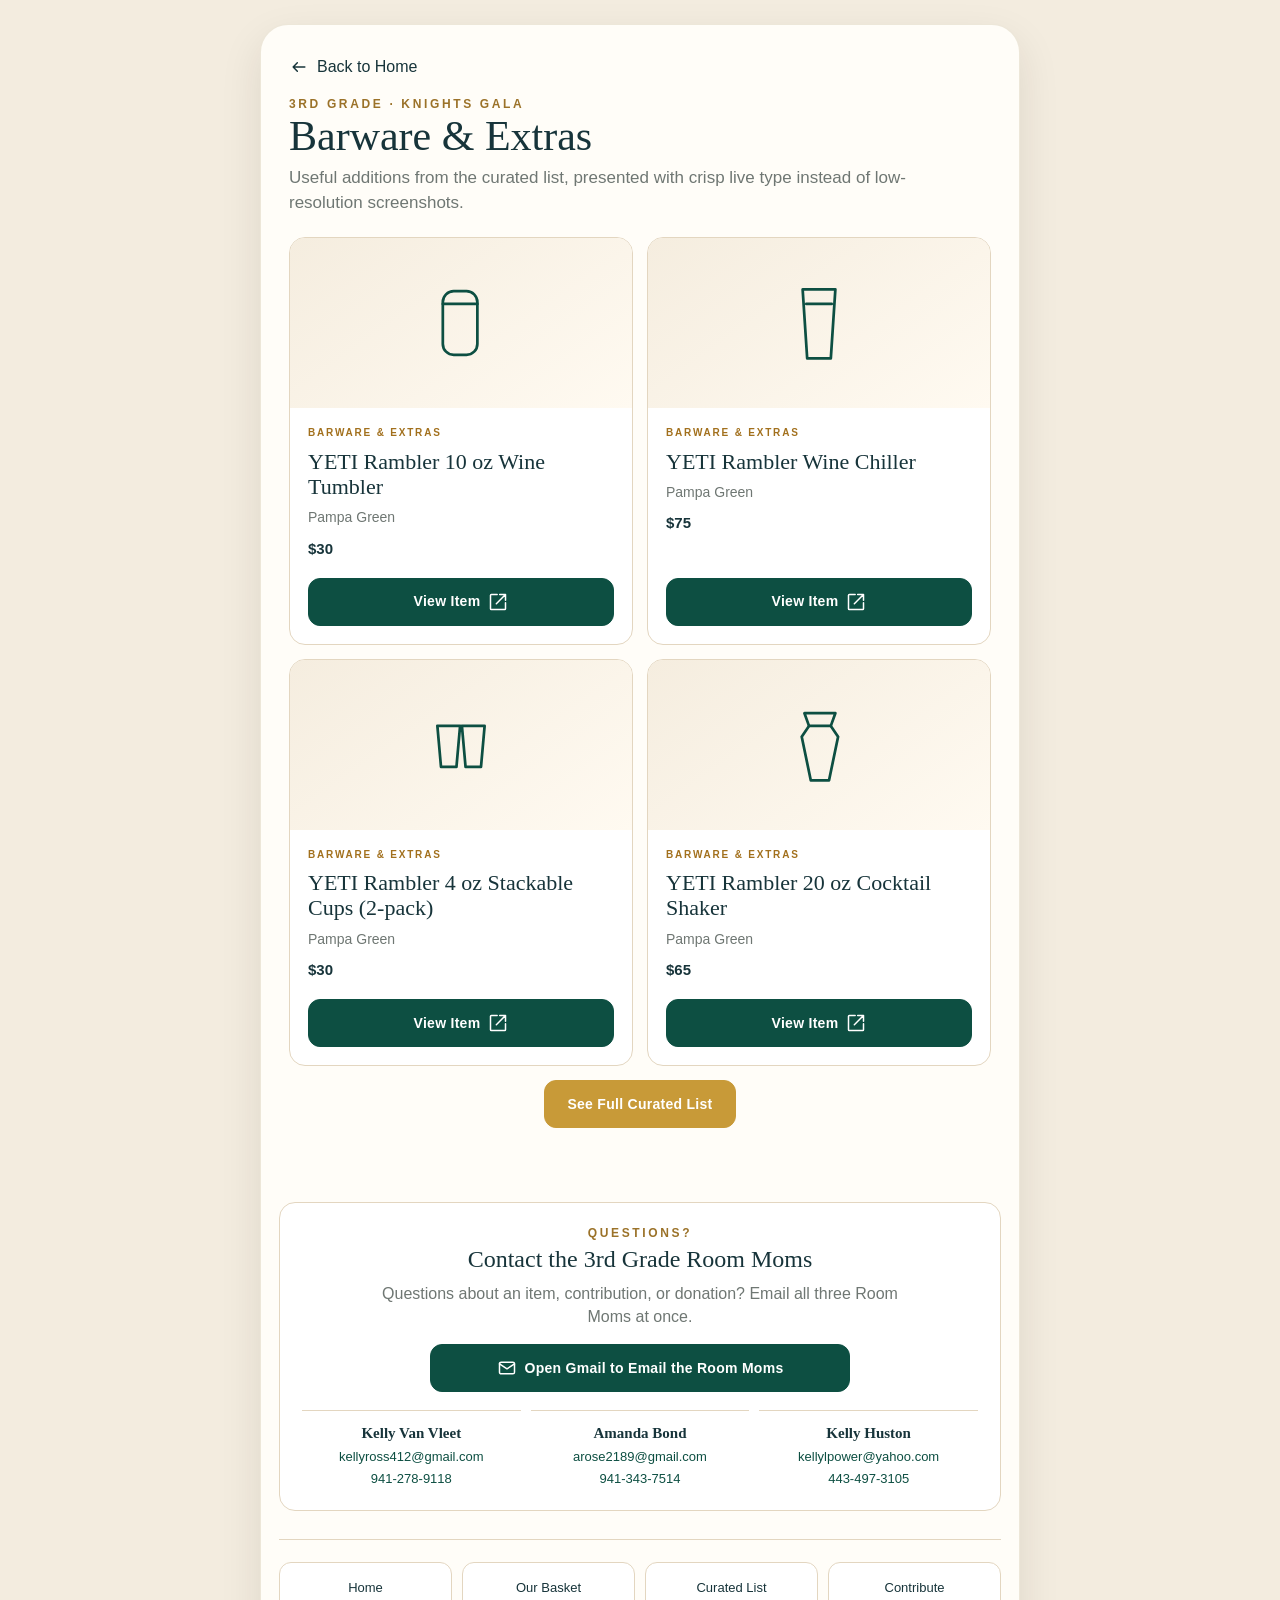
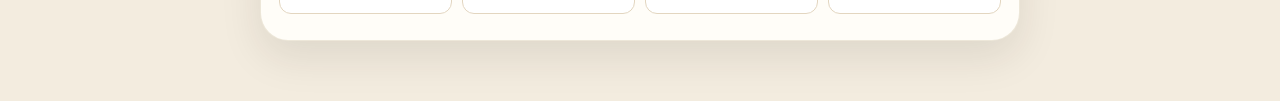
<file: barware.html>
<!doctype html><html lang="en"><head><meta charset="utf-8"><meta name="viewport" content="width=device-width,initial-scale=1"><meta name="theme-color" content="#fffdf8"><meta name="description" content="St. Martha Catholic School 3rd Grade Stock the Bar — Knights Gala 2026"><title>Stock the Bar | Knights Gala 2026</title><link rel="stylesheet" href="styles_KVV.css?v=20261014-1844"></head><body data-page="barware"><div id="app"></div><script src="data_KVV.js?v=20261014-1844"></script><script src="app_KVV.js?v=20261014-1844"></script></body></html>
</file>
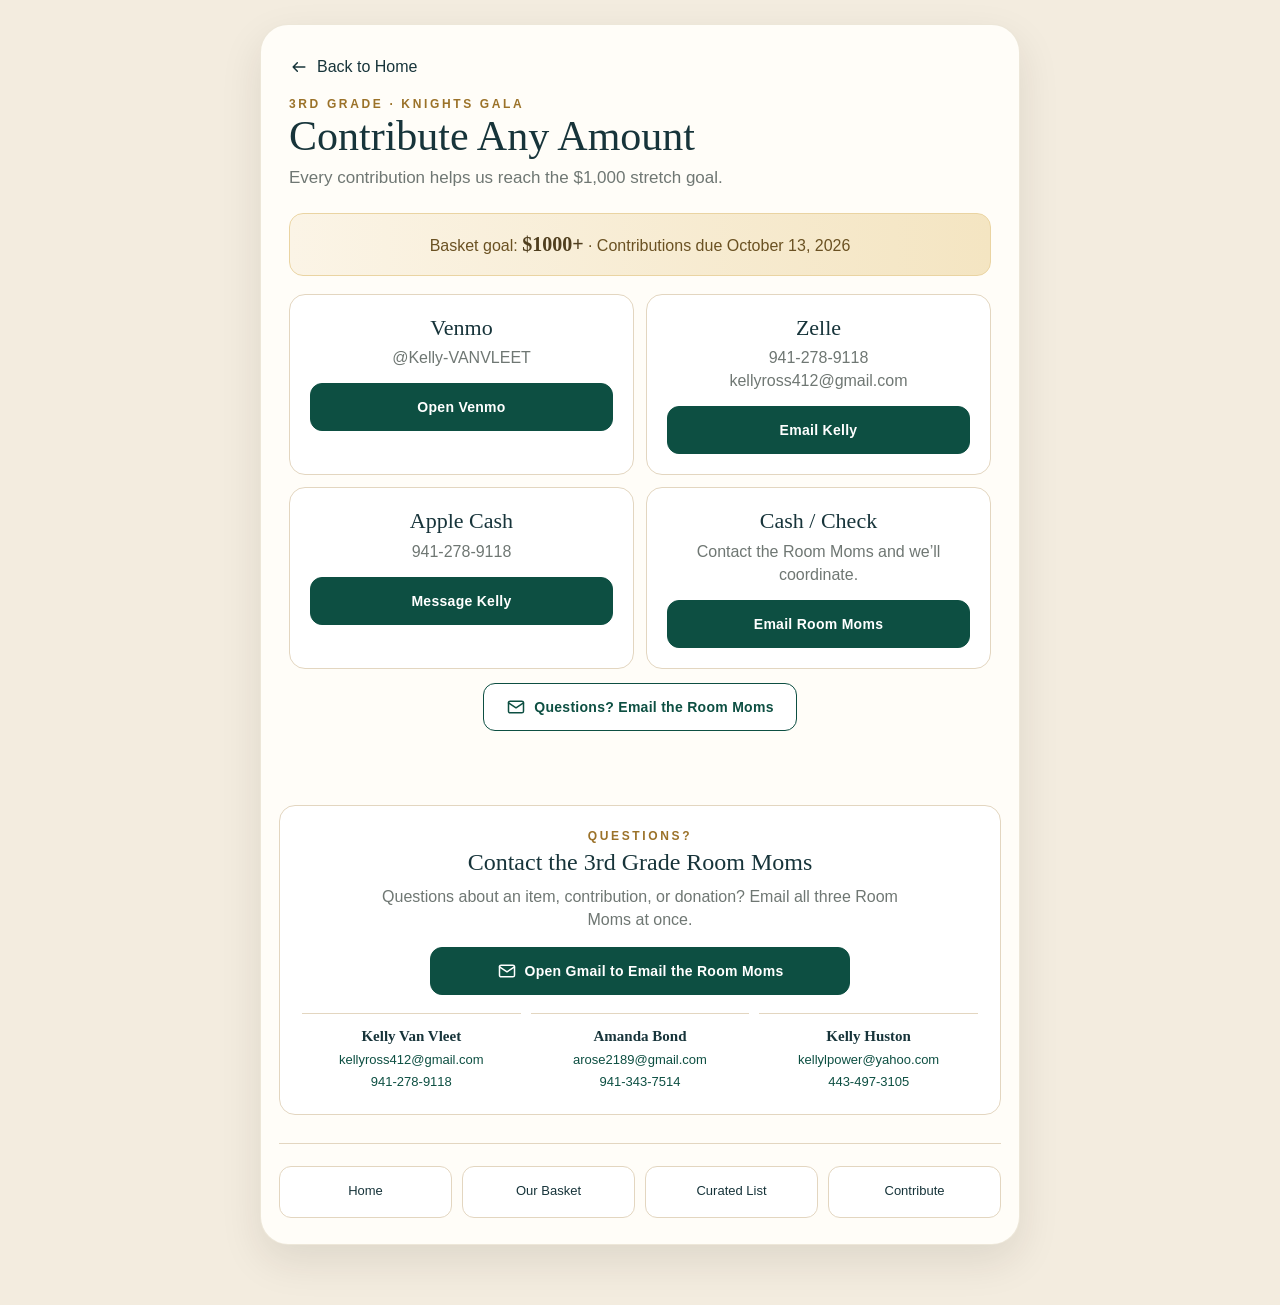
<file: contribute.html>
<!doctype html><html lang="en"><head><meta charset="utf-8"><meta name="viewport" content="width=device-width,initial-scale=1"><meta name="theme-color" content="#fffdf8"><meta name="description" content="St. Martha Catholic School 3rd Grade Stock the Bar — Knights Gala 2026"><title>Stock the Bar | Knights Gala 2026</title><link rel="stylesheet" href="styles_KVV.css?v=20261014-1844"></head><body data-page="contribute"><div id="app"></div><script src="data_KVV.js?v=20261014-1844"></script><script src="app_KVV.js?v=20261014-1844"></script></body></html>
</file>
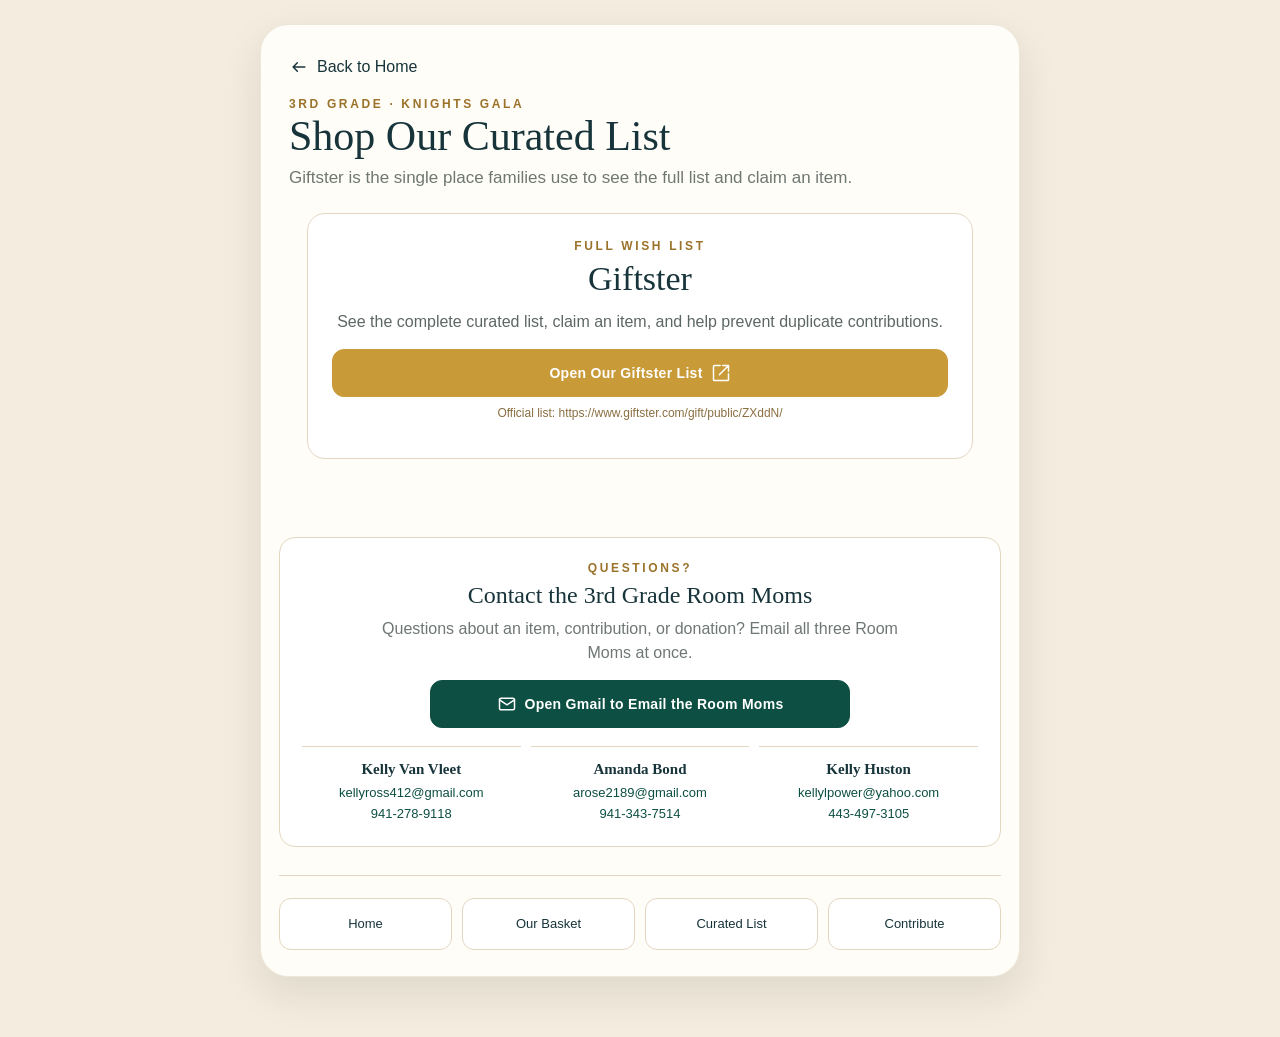
<file: curated.html>
<!doctype html><html lang="en"><head><meta charset="utf-8"><meta name="viewport" content="width=device-width,initial-scale=1"><meta name="theme-color" content="#fffdf8"><meta name="description" content="St. Martha Catholic School 3rd Grade Stock the Bar — Knights Gala 2026"><title>Stock the Bar | Knights Gala 2026</title><link rel="stylesheet" href="styles_KVV.css?v=20261014-1844"></head><body data-page="curated"><div id="app"></div><script src="data_KVV.js?v=20261014-1844"></script><script src="app_KVV.js?v=20261014-1844"></script></body></html>
</file>
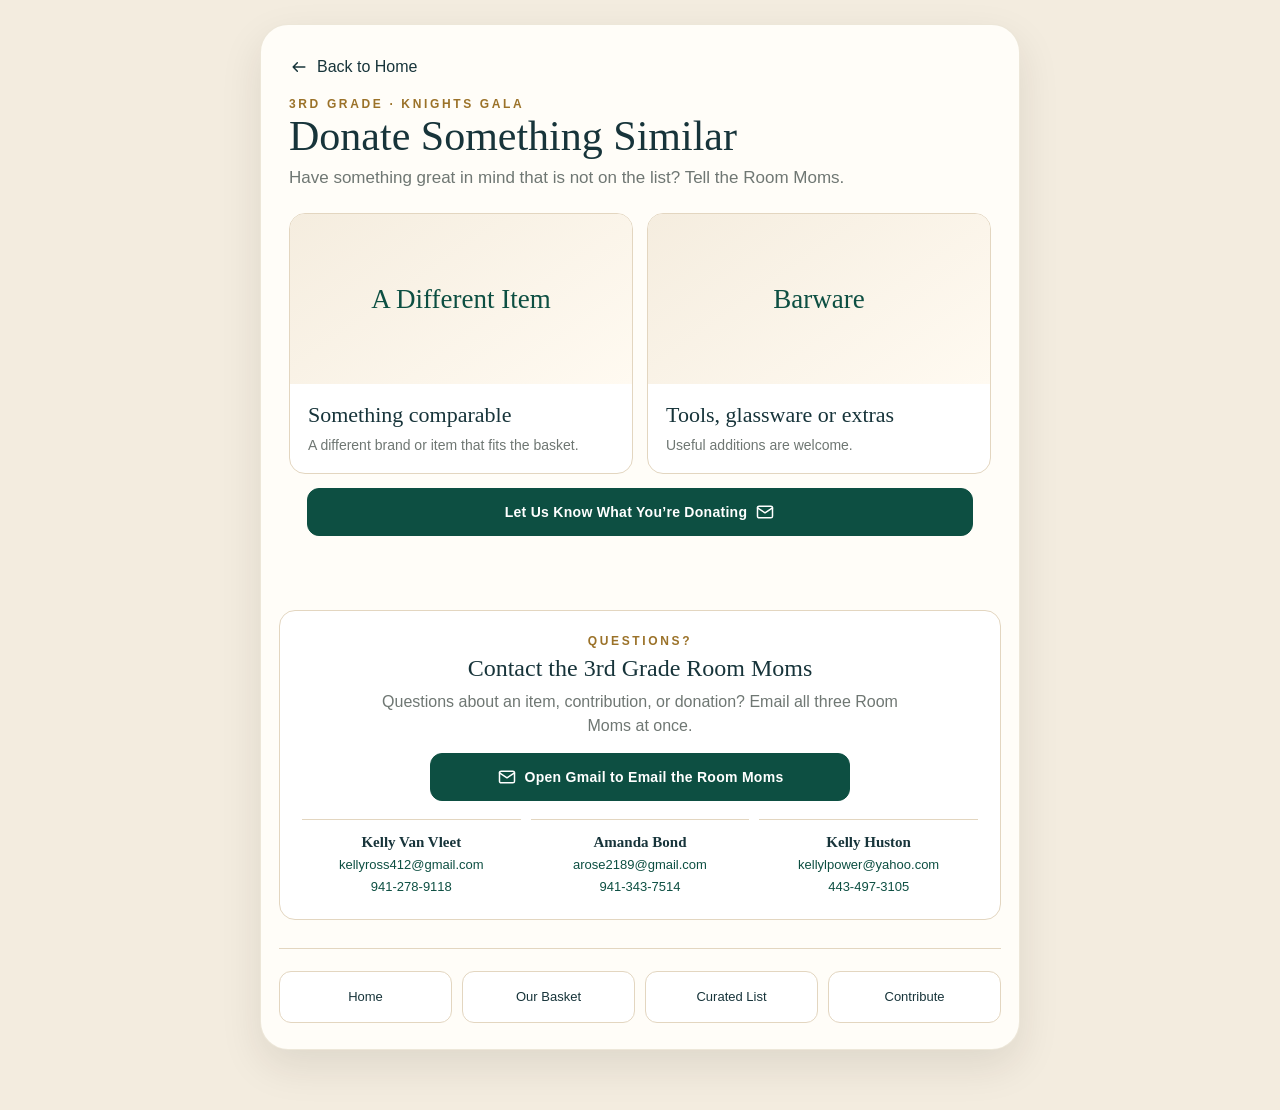
<file: donate.html>
<!doctype html><html lang="en"><head><meta charset="utf-8"><meta name="viewport" content="width=device-width,initial-scale=1"><meta name="theme-color" content="#fffdf8"><meta name="description" content="St. Martha Catholic School 3rd Grade Stock the Bar — Knights Gala 2026"><title>Stock the Bar | Knights Gala 2026</title><link rel="stylesheet" href="styles_KVV.css?v=20261014-1844"></head><body data-page="donate"><div id="app"></div><script src="data_KVV.js?v=20261014-1844"></script><script src="app_KVV.js?v=20261014-1844"></script></body></html>
</file>
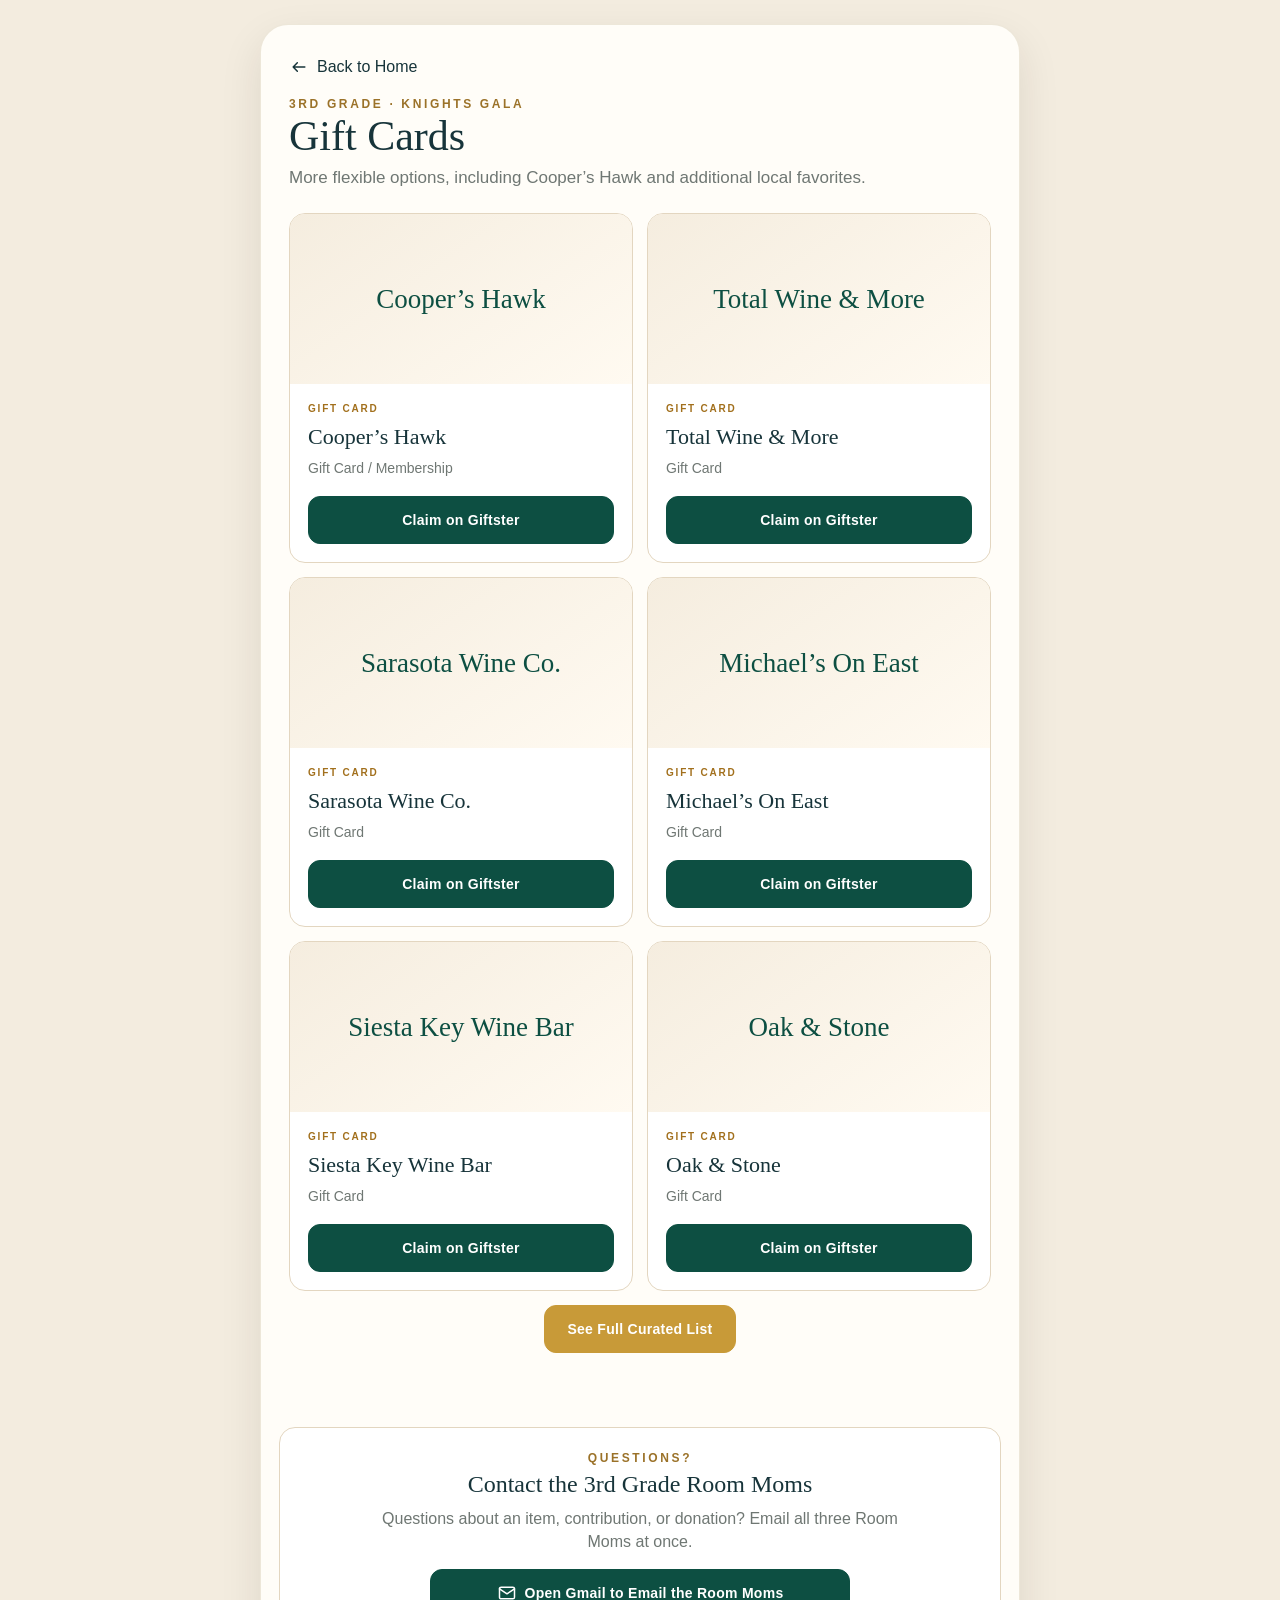
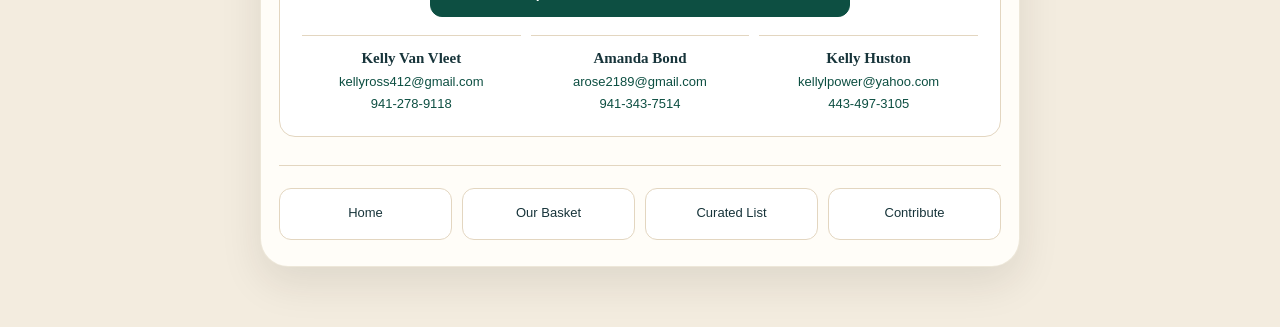
<file: giftcards.html>
<!doctype html><html lang="en"><head><meta charset="utf-8"><meta name="viewport" content="width=device-width,initial-scale=1"><meta name="theme-color" content="#fffdf8"><meta name="description" content="St. Martha Catholic School 3rd Grade Stock the Bar — Knights Gala 2026"><title>Stock the Bar | Knights Gala 2026</title><link rel="stylesheet" href="styles_KVV.css?v=20261014-1844"></head><body data-page="giftcards"><div id="app"></div><script src="data_KVV.js?v=20261014-1844"></script><script src="app_KVV.js?v=20261014-1844"></script></body></html>
</file>
<file: styles_KVV.css>
:root{
  --cream:#f3ecdf;
  --paper:#fffdf8;
  --forest:#0d4f42;
  --forest-2:#083e35;
  --gold:#c89a38;
  --gold-soft:#e7d3a6;
  --ink:#17343a;
  --muted:#6f7773;
  --line:#e3d6c0;
  --soft:#f8f2e9;
  --white:#fff;
  --shadow:0 16px 42px rgba(43,34,20,.10);
  --radius:22px;
  --shell:760px;
}
*{box-sizing:border-box}
html{scroll-behavior:smooth}
body{
  margin:0;
  background:var(--cream);
  color:var(--ink);
  font-family:-apple-system,BlinkMacSystemFont,"Segoe UI",Arial,sans-serif;
  line-height:1.45;
}
a{color:inherit;text-decoration:none}
button,input{font:inherit}
img{display:block;max-width:100%}
.site-wrap{
  width:min(100%,var(--shell));
  margin:24px auto 60px;
  background:var(--paper);
  border:1px solid rgba(179,157,118,.24);
  border-radius:28px;
  overflow:hidden;
  box-shadow:var(--shadow);
}
.topbar{
  display:grid;
  grid-template-columns:48px 1fr 48px;
  align-items:center;
  min-height:78px;
  padding:0 24px;
  border-bottom:1px solid var(--line);
  background:rgba(255,253,248,.96);
}
.brand-home{
  text-align:center;
  letter-spacing:.26em;
  font-size:12px;
  font-weight:700;
  color:var(--ink);
}
.home-dot,.heart-link{
  width:44px;height:44px;
  border-radius:50%;
  display:grid;place-items:center;
  border:1px solid transparent;
}
.home-dot:hover,.heart-link:hover{border-color:var(--line);background:var(--soft)}
.icon{width:28px;height:28px;display:inline-block}
.icon-sm{width:20px;height:20px}
.icon-lg{width:40px;height:40px}
.page-pad{padding:30px 28px}
.hero-logo{padding:28px 26px 14px;text-align:center}
.hero-logo-art{position:relative;width:min(94%,570px);margin:0 auto;background:#fff;padding:0;overflow:hidden}
.hero-logo-art img{width:100%;max-width:100%;margin:0 auto;display:block}
.hero-logo-art::before,.hero-logo-art::after{content:"";position:absolute;top:0;width:58px;height:54px;background:#fff;z-index:2;pointer-events:none}
.hero-logo-art::before{left:0}
.hero-logo-art::after{right:0}


.hero-copy{
  max-width:620px;
  margin:8px auto 22px;
  text-align:center;
  font-size:18px;
  color:var(--ink);
}
.category-row{
  display:grid;
  grid-template-columns:repeat(4,1fr);
  gap:14px;
  padding:0 22px 24px;
}
.category-link{min-width:0;text-align:center}
.category-circle{
  width:86px;height:86px;
  max-width:100%;
  margin:0 auto 10px;
  border-radius:50%;
  display:grid;place-items:center;
  background:var(--soft);
  color:var(--ink);
  border:1px solid rgba(200,154,56,.12);
  transition:transform .15s ease, box-shadow .15s ease;
}
.category-link:nth-child(-n+2) .category-circle{
  background:radial-gradient(circle at 35% 25%,#0f7564 0,#075447 50%,#073e36 100%);
  color:#fff;
}
.category-link:hover .category-circle{transform:translateY(-2px);box-shadow:0 8px 18px rgba(13,79,66,.14)}
.category-label{font-family:Georgia,"Times New Roman",serif;font-size:17px;line-height:1.1}
.hero-card{position:relative;margin:0 18px;border-radius:18px;overflow:hidden;background:#2a1c12}
.hero-card img{width:100%;aspect-ratio:1.52/1;object-fit:cover}
.hero-card .hero-hit{position:absolute;inset:0;z-index:10;display:block;cursor:pointer;border-radius:18px}
.progress-card{
  margin:14px 18px 0;
  padding:20px;
  border:1px solid var(--line);
  border-radius:16px;
  background:#fff;
}
.progress-head{display:flex;align-items:center;justify-content:space-between;gap:12px}
.progress-title{display:flex;align-items:center;gap:12px;font-family:Georgia,"Times New Roman",serif;font-size:24px}
.progress-percent{font-family:Georgia,"Times New Roman",serif;font-size:28px}
.progress-track{height:12px;border-radius:999px;background:#ece5d8;overflow:hidden;margin:12px 0 8px}
.progress-fill{height:100%;width:0;background:linear-gradient(90deg,var(--forest),#0d6a59)}
.progress-meta{display:flex;justify-content:space-between;gap:16px;color:var(--muted);font-size:14px}
.progress-note{margin:12px 0 0;color:#56605d;font-size:14px}
.action-row{
  display:grid;
  grid-template-columns:repeat(3,1fr);
  gap:12px;
  padding:16px 18px 26px;
}
.action-card{
  min-height:126px;
  border:1px solid var(--forest);
  border-radius:14px;
  padding:18px 12px;
  display:flex;
  flex-direction:column;
  align-items:center;
  justify-content:center;
  text-align:center;
  gap:8px;
  font-size:16px;
  background:#fff;
}
.action-card.primary{background:var(--forest);color:#fff}
.action-card.gold{background:var(--gold);border-color:var(--gold);color:#fff}
.tagline{text-align:center;padding:4px 20px 28px;color:#a67220;text-transform:uppercase;letter-spacing:.22em;font-size:12px}
.section-break{height:14px;background:var(--cream);border-top:1px solid rgba(200,154,56,.12);border-bottom:1px solid rgba(200,154,56,.12)}
.section-head{padding:30px 28px 14px;text-align:center}
.eyebrow{text-transform:uppercase;letter-spacing:.22em;color:#9b7229;font-size:12px;font-weight:700}
h1,h2,h3{font-family:Georgia,"Times New Roman",serif;font-weight:400;margin:0;color:var(--ink)}
h1{font-size:42px;line-height:1.06}
h2{font-size:34px;line-height:1.08}
h3{font-size:24px;line-height:1.15}
.section-sub{margin:8px auto 0;max-width:610px;color:var(--muted);font-size:16px}
.section-head h2:last-child{margin-bottom:0}
.basket-photo{margin:10px 18px 0;border-radius:18px;overflow:hidden}
.basket-photo img{width:100%;aspect-ratio:1.15/1;object-fit:cover;object-position:center 54%}
.empty-state{margin:14px 18px 0;padding:24px;border:1px solid var(--line);background:var(--soft);border-radius:16px;text-align:center}
.empty-state h3{font-size:24px;margin:0}
.empty-state p{margin:0;color:var(--muted)}
.gala-card{margin:16px 18px 26px;border-radius:18px;overflow:hidden;border:1px solid var(--line);background:#fff}
.gala-card img{width:100%;aspect-ratio:2/1;object-fit:cover}
.inline-cta{display:flex;gap:10px;flex-wrap:wrap;justify-content:center;padding:14px 18px 26px}
.btn{
  display:inline-flex;align-items:center;justify-content:center;gap:8px;
  min-height:48px;padding:0 22px;border-radius:12px;border:1px solid var(--forest);
  background:var(--forest);color:#fff;font-weight:700;font-size:14px;letter-spacing:.02em;
}
.btn.secondary{background:#fff;color:var(--forest)}
.btn.gold{background:var(--gold);border-color:var(--gold);color:#fff}
.btn.full{width:100%}
.btn:hover{filter:brightness(.97)}
.feature-panel{margin:10px 18px 30px;border:1px solid var(--line);border-radius:18px;overflow:hidden;background:#fff}
.feature-panel img{width:100%;aspect-ratio:1.28/1;object-fit:cover}
.feature-content{padding:24px}
.feature-title{font-size:34px}
.feature-copy{color:#5d6764;margin:12px 0 16px}
.feature-list{display:grid;gap:10px;margin:16px 0 20px;padding:0;list-style:none}
.feature-list li{display:flex;gap:10px;align-items:flex-start}
.page-back{display:inline-flex;align-items:center;gap:8px;font-size:16px;margin-bottom:18px}
.page-title{margin-bottom:8px}
.page-intro{color:var(--muted);font-size:17px;margin:0 0 22px;max-width:620px}
.grid{display:grid;grid-template-columns:repeat(2,minmax(0,1fr));gap:14px}
.item-card{border:1px solid var(--line);border-radius:16px;background:#fff;overflow:hidden;display:flex;flex-direction:column;min-width:0}
.item-visual{min-height:170px;background:linear-gradient(145deg,#f5eddf,#fffaf1);display:grid;place-items:center;padding:18px;text-align:center;color:var(--forest)}
.item-visual.brand{font-family:Georgia,"Times New Roman",serif;font-size:27px;line-height:1.12}
.item-visual .product-svg{width:74px;height:100px;color:var(--forest)}
.item-body{padding:18px;display:flex;flex:1;flex-direction:column;gap:8px}
.item-type{text-transform:uppercase;letter-spacing:.18em;font-size:10px;font-weight:700;color:#a2701d}
.item-name{font-family:Georgia,"Times New Roman",serif;font-size:22px;line-height:1.15}
.item-sub{font-size:14px;color:var(--muted)}
.item-price{font-size:15px;font-weight:700;margin-top:2px}
.item-actions{margin-top:auto;padding-top:10px;display:grid;gap:8px}
.item-actions.two{grid-template-columns:1fr 1fr}
.contact-card{margin:18px 18px 8px;padding:22px;border:1px solid var(--line);border-radius:16px;background:#fff;text-align:center}
.contact-card h3{margin:4px 0 8px}
.contact-intro{margin:0 auto 16px;color:var(--muted);max-width:560px}
.contact-gmail{margin:0 auto 18px;max-width:420px;width:100%}
.contact-list{display:grid;grid-template-columns:repeat(3,minmax(0,1fr));gap:10px}
.contact-person{border-top:1px solid var(--line);padding-top:12px;display:flex;flex-direction:column;gap:3px;font-size:13px;min-width:0}
.contact-person strong{font-family:Georgia,"Times New Roman",serif;font-size:15px;color:var(--ink)}
.contact-person a{color:var(--forest);overflow-wrap:anywhere}
.footer-nav{margin:28px 18px 26px;padding-top:22px;border-top:1px solid var(--line);display:grid;grid-template-columns:repeat(4,1fr);gap:10px}
.footer-nav a{min-height:52px;border:1px solid var(--line);border-radius:12px;display:flex;align-items:center;justify-content:center;text-align:center;padding:8px;font-size:13px;background:#fff}
.footer-nav a:hover{border-color:#c4ac83;background:var(--soft)}
.payment-grid{display:grid;grid-template-columns:repeat(2,minmax(0,1fr));gap:12px}
.payment-card{border:1px solid var(--line);border-radius:16px;background:#fff;padding:20px;text-align:center}
.payment-card h3{font-size:22px;margin-bottom:6px}
.payment-card p{margin:0 0 14px;color:var(--muted)}
.detail-hero{border-radius:18px;overflow:hidden;border:1px solid var(--line);margin-bottom:20px}
.detail-hero img{width:100%;aspect-ratio:1.25/1;object-fit:cover}
.detail-actions{display:grid;gap:10px;margin-top:18px}
.detail-note{padding:14px 16px;background:var(--soft);border:1px solid var(--line);border-radius:12px;color:#58615f;font-size:14px}
.goal-band{margin:18px 0 0;padding:16px 18px;border-radius:14px;background:linear-gradient(90deg,#fbf4e6,#f4e5c2);border:1px solid #ead4a2;text-align:center;color:#6a5122}
.goal-band strong{font-family:Georgia,"Times New Roman",serif;font-size:20px;color:#4f3e1e}
.status-chip{display:inline-flex;align-items:center;gap:6px;padding:6px 10px;border-radius:999px;background:#eef5f2;color:var(--forest);font-size:12px;font-weight:700}
.admin-note{font-size:12px;color:#8a6f42;margin-top:8px}
.center{text-align:center}
.spacer-sm{height:8px}
.spacer-md{height:18px}

.basket-item-photo{height:220px;object-fit:contain;background:linear-gradient(145deg,#f5eddf,#fffaf1);padding:16px}
.basket-cash,.basket-giftcard,.basket-product,.basket-bottle{min-height:190px;gap:8px;align-content:center}
.basket-cash strong,.basket-giftcard strong{font-family:Georgia,"Times New Roman",serif;font-size:34px;line-height:1.05}
.basket-cash span:last-child,.basket-giftcard span:last-child,.basket-product span{font-size:14px;color:var(--muted)}
.basket-visual-kicker{font-size:10px;font-weight:700;letter-spacing:.18em;color:#a2701d}
.basket-product .item-visual{min-height:0;background:transparent;padding:0}
.basket-product strong{font-family:Georgia,"Times New Roman",serif;font-size:28px}
.basket-bottle{padding:18px 22px}
.basket-bottle-icon{width:58px;height:88px;color:var(--forest)}
.basket-bottle strong{font-family:Georgia,"Times New Roman",serif;font-size:20px;line-height:1.15}
@media (max-width:760px){
  body{background:var(--paper)}
  .site-wrap{margin:0 auto;border:0;border-radius:0;box-shadow:none;min-height:100vh}
  .topbar{padding:0 16px;min-height:68px}
  .brand-home{font-size:10px;letter-spacing:.22em}
  .page-pad{padding:24px 18px}
  .hero-logo{padding:22px 14px 10px}
  .hero-logo-art{width:min(100%,570px);padding-left:0}
  .hero-copy{font-size:16px;padding:0 8px;margin-bottom:20px}
  .category-row{gap:8px;padding:0 10px 20px}
  .category-circle{width:68px;height:68px}
  .category-label{font-size:14px}
  .hero-card{margin:0 12px}
}
@media (max-width:430px){
  .category-label{font-size:12.5px}
  .category-circle{width:62px;height:62px}
  .action-card{font-size:13px}
  .hero-card img{aspect-ratio:1.25/1}
  .progress-meta{font-size:12px}
  .feature-title{font-size:30px}
}
.item-photo{width:100%;height:190px;object-fit:cover;display:block;background:var(--soft)}
.bottle-photo{height:220px;object-fit:contain;background:linear-gradient(145deg,#f5eddf,#fffaf1);padding:16px}
.detail-brand-hero{min-height:250px;border-radius:18px;border:1px solid var(--line);background:linear-gradient(145deg,#f5eddf,#fffaf1);display:grid;place-items:center;text-align:center;padding:28px;font-family:Georgia,"Times New Roman",serif;font-size:42px;color:var(--forest);margin-bottom:20px}

/* Live basket visualization — uses the existing site palette/type system. */
.live-basket-wrap{margin:28px 0 34px}
.live-basket-heading{text-align:center;margin:0 auto 20px;max-width:640px}
.live-basket-heading h2{margin:4px 0 6px;font-family:Georgia,"Times New Roman",serif;font-size:30px;color:var(--forest)}
.live-basket-heading p{margin:0;color:var(--muted)}
.live-basket-stage{position:relative;min-height:760px;padding:28px 22px 190px;border:1px solid #e8dfcf;border-radius:26px;background:linear-gradient(180deg,#fbf8f1 0%,#f6efe3 100%);overflow:hidden}
.basket-items{position:relative;z-index:2;display:flex;flex-wrap:wrap;align-items:flex-end;justify-content:center;gap:12px;max-width:920px;margin:0 auto}
.basket-piece{position:relative;width:150px;min-height:245px;padding:9px 9px 12px;background:#fff;border:1px solid #e6ddcf;border-radius:16px;box-shadow:0 8px 22px rgba(54,47,36,.08);transform:rotate(var(--tilt,0deg));display:flex;flex-direction:column}
.basket-piece:nth-child(4n+1){--tilt:-2deg}.basket-piece:nth-child(4n+2){--tilt:1.5deg}.basket-piece:nth-child(4n+3){--tilt:-1deg}.basket-piece:nth-child(4n){--tilt:2deg}
.basket-piece .item-photo,.basket-piece .item-visual{height:130px;min-height:130px;border-radius:11px;margin:0 0 8px;object-fit:contain;background:#faf7f0}
.basket-piece .basket-bottle{padding:10px 8px;justify-content:center}.basket-piece .basket-bottle strong{font-size:12px;line-height:1.2}
.basket-piece .basket-cash strong,.basket-piece .basket-giftcard strong{font-size:23px}
.basket-piece-copy{display:flex;flex:1;flex-direction:column;gap:3px;text-align:center}
.basket-piece-copy strong{font-family:Georgia,"Times New Roman",serif;font-size:13px;line-height:1.2;color:var(--forest)}
.basket-piece-copy span{font-size:10px;line-height:1.25;color:var(--muted)}
.basket-piece-copy em{margin-top:auto;align-self:center;padding:3px 8px;border-radius:999px;background:#e7f0eb;color:var(--forest);font-style:normal;font-size:9px;font-weight:700;text-transform:uppercase;letter-spacing:.05em}
.basket-piece.is-committed .basket-piece-copy em{background:#f1e5cc;color:#725d2c}
.basket-rim{position:absolute;z-index:4;left:8%;right:8%;bottom:150px;height:38px;border-radius:18px;background:linear-gradient(180deg,#c99553,#9d6d35);box-shadow:0 5px 12px rgba(77,51,25,.18)}
.basket-body{position:absolute;z-index:3;left:11%;right:11%;bottom:22px;height:145px;padding-top:46px;text-align:center;border-radius:12px 12px 42px 42px;background:repeating-linear-gradient(90deg,#c89657 0,#c89657 10px,#b77f43 10px,#b77f43 18px);box-shadow:inset 0 0 0 2px rgba(112,72,33,.18),0 12px 24px rgba(71,51,30,.12);color:#fff8e9}
.basket-body:before{content:"";position:absolute;left:15%;right:15%;top:-92px;height:130px;border:14px solid #a8753f;border-bottom:0;border-radius:90px 90px 0 0;opacity:.8}
.basket-body span{position:relative;z-index:2;font-family:Georgia,"Times New Roman",serif;font-size:24px;font-weight:700;letter-spacing:.06em}
.basket-body small{position:relative;z-index:2;display:block;margin-top:5px;font-size:10px;letter-spacing:.14em}
@media(max-width:700px){.live-basket-stage{min-height:1020px;padding:20px 10px 180px}.basket-items{gap:8px}.basket-piece{width:calc(33.333% - 8px);min-width:92px;min-height:205px;padding:6px}.basket-piece .item-photo,.basket-piece .item-visual{height:100px;min-height:100px}.basket-piece-copy strong{font-size:11px}.basket-piece-copy span{font-size:9px}.basket-rim{left:4%;right:4%;bottom:142px}.basket-body{left:7%;right:7%;height:135px}.basket-body span{font-size:20px}}


/* Exact current-basket visual */
.actual-basket{margin:26px 18px 34px}
.actual-basket-heading{text-align:center;max-width:720px;margin:0 auto 18px}
.actual-basket-heading h2{margin:4px 0 6px;font-family:Georgia,"Times New Roman",serif;font-size:30px;color:var(--forest)}
.actual-basket-heading p{margin:0;color:var(--muted)}
.actual-basket-stage{position:relative;min-height:590px;border:1px solid #e8dfcf;border-radius:26px;overflow:hidden;background:linear-gradient(180deg,#fbf8f1 0%,#f4ecdf 100%);padding:26px 18px 185px}
.basket-back-row{position:relative;z-index:1;height:340px;display:flex;align-items:flex-end;justify-content:center;gap:0;padding:0 8px}
.basket-object{box-sizing:border-box;position:relative;display:flex;flex-direction:column;align-items:center;justify-content:flex-end;text-align:center;color:var(--forest)}
.basket-object-bottle{width:112px;height:320px;margin:0 -9px;filter:drop-shadow(0 7px 7px rgba(55,45,30,.12))}
.bottle-neck{width:34px;height:80px;border-radius:12px 12px 4px 4px;background:linear-gradient(#2b4f3e,#173b30);border:2px solid #b48c45;border-bottom:0}
.bottle-body{width:86px;height:238px;border-radius:25px 25px 15px 15px;background:linear-gradient(90deg,#14392e,#2e5a49 48%,#123529);border:2px solid #b48c45;display:flex;align-items:center;justify-content:center;padding:14px 7px}
.bottle-body span{display:block;background:#f8f0df;border:1px solid #c8a85b;border-radius:7px;padding:10px 5px;font-family:Georgia,"Times New Roman",serif;font-size:12px;line-height:1.15;color:#173f33}
.basket-object-photo{height:320px;justify-content:flex-end}
.basket-object-photo img{width:102px;height:300px;object-fit:contain;filter:drop-shadow(0 7px 7px rgba(55,45,30,.12))}
.basket-object-photo span{position:absolute;left:10px;right:10px;bottom:18px;background:rgba(255,250,241,.94);border:1px solid #d7bd80;border-radius:7px;padding:5px 3px;font-family:Georgia,"Times New Roman",serif;font-size:11px;line-height:1.1}
.basket-front-row{position:absolute;z-index:4;left:6%;right:6%;bottom:116px;display:flex;align-items:flex-end;justify-content:center;gap:10px;flex-wrap:nowrap}
.basket-object-card{width:118px;height:82px;border-radius:10px;border:2px solid #c9a451;background:#fffaf0;box-shadow:0 7px 16px rgba(52,41,24,.14);padding:9px 7px;justify-content:center}
.basket-object-card small{font-size:9px;letter-spacing:.11em}.basket-object-card strong{font-family:Georgia,"Times New Roman",serif;font-size:20px;line-height:1.05}.basket-object-card span{font-size:10px;margin-top:3px}
.gift-card{background:linear-gradient(135deg,#f4e4b6,#fff8e8)}.gift-card strong{font-size:16px}
.cash-card{background:linear-gradient(135deg,#fffdf7,#f5e9cf)}
.yeti-case{width:150px;height:115px;border-radius:16px;background:#2f493b;color:#fff;border:2px solid #c8a75d;box-shadow:0 7px 16px rgba(52,41,24,.16);padding:9px;justify-content:center}
.yeti-case strong{font-size:20px;letter-spacing:.12em}.yeti-case span{font-size:11px}.yeti-case small{font-size:9px;opacity:.9}
.yeti-glasses{display:flex;gap:5px;margin-bottom:7px}.yeti-glasses i{display:block;width:17px;height:26px;border-radius:3px 3px 7px 7px;border:2px solid #e9e1d1;background:linear-gradient(#bbb,#f4f4f4 50%,#aaa)}
.actual-basket-rim{position:absolute;z-index:5;left:4%;right:4%;bottom:116px;height:26px;border-radius:18px;background:linear-gradient(#d0a657,#a87931);box-shadow:0 4px 10px rgba(56,37,12,.2)}
.actual-basket-body{position:absolute;z-index:3;left:7%;right:7%;bottom:20px;height:115px;border-radius:10px 10px 42px 42px;background:linear-gradient(180deg,#174b3c,#0c352c);border:2px solid #bd984f;box-shadow:0 10px 25px rgba(50,38,20,.15);display:flex;flex-direction:column;align-items:center;justify-content:center;color:#d6b25e}
.actual-basket-body span{font-family:Georgia,"Times New Roman",serif;font-size:34px;font-style:italic}.actual-basket-body small{margin-top:5px;font-size:10px;letter-spacing:.16em;color:#f0d79b}
.basket-summary{text-align:center;margin-top:12px;color:var(--muted);font-size:14px}
@media(max-width:760px){.actual-basket{margin-left:0;margin-right:0}.actual-basket-stage{min-height:525px;padding-left:8px;padding-right:8px}.basket-back-row{height:300px;transform:scale(.82);transform-origin:center bottom}.basket-front-row{left:2%;right:2%;gap:5px;bottom:110px;transform:scale(.78);transform-origin:center bottom}.actual-basket-body{left:4%;right:4%;height:105px}.actual-basket-body span{font-size:28px}.actual-basket-rim{bottom:108px}}


/* Stable current basket showcase */
.basket-showcase{margin:0 18px 30px}
.basket-photo-current{margin:0;border:1px solid var(--line);background:#f6efe4;box-shadow:0 8px 22px rgba(54,47,36,.08)}
.basket-photo-current img{width:100%;height:auto;aspect-ratio:auto;object-fit:contain;object-position:center;background:#f6efe4}
.basket-showcase-summary{margin:14px 0 0;padding:20px 22px;border:1px solid var(--line);border-radius:16px;background:#fff;text-align:center}
.basket-showcase-summary h3{font-size:25px;margin:0 0 6px}
.basket-showcase-summary p{margin:0;color:var(--muted);font-size:14px}
.basket-showcase-summary strong{color:var(--forest)}
.contribution-grid{display:grid;grid-template-columns:repeat(2,minmax(0,1fr));gap:10px;margin-top:14px}
.contribution-card{position:relative;min-width:0;padding:15px 16px 14px;border:1px solid var(--line);border-radius:14px;background:#fff;display:flex;flex-direction:column;gap:5px}
.contribution-kind{text-transform:uppercase;letter-spacing:.15em;color:#9b7229;font-size:9px;font-weight:800}
.contribution-card strong{font-family:Georgia,"Times New Roman",serif;font-size:17px;line-height:1.18;color:var(--ink)}
.contribution-value{font-size:12px;color:var(--muted)}
.contribution-status{align-self:flex-start;margin-top:3px;padding:4px 8px;border-radius:999px;font-size:9px;font-weight:800;text-transform:uppercase;letter-spacing:.06em}
.contribution-status.received{background:#e7f0eb;color:var(--forest)}
.contribution-status.committed{background:#f1e5cc;color:#725d2c}
@media(max-width:760px){
  .basket-showcase{margin-left:12px;margin-right:12px}
  .basket-showcase-summary{padding:18px}
  .contribution-grid{grid-template-columns:1fr}
  .contribution-card{padding:14px}
}

.basket-item-list{margin:18px 0;padding-left:24px;line-height:1.65;color:var(--ink)}
.basket-item-list li{padding:5px 0}

/* Mobile: prevent decorative white masks from obscuring the Stock the Bar logo. */
@media (max-width: 640px) {
  .hero-logo-art::before,
  .hero-logo-art::after { display: none; }
}
</file>
